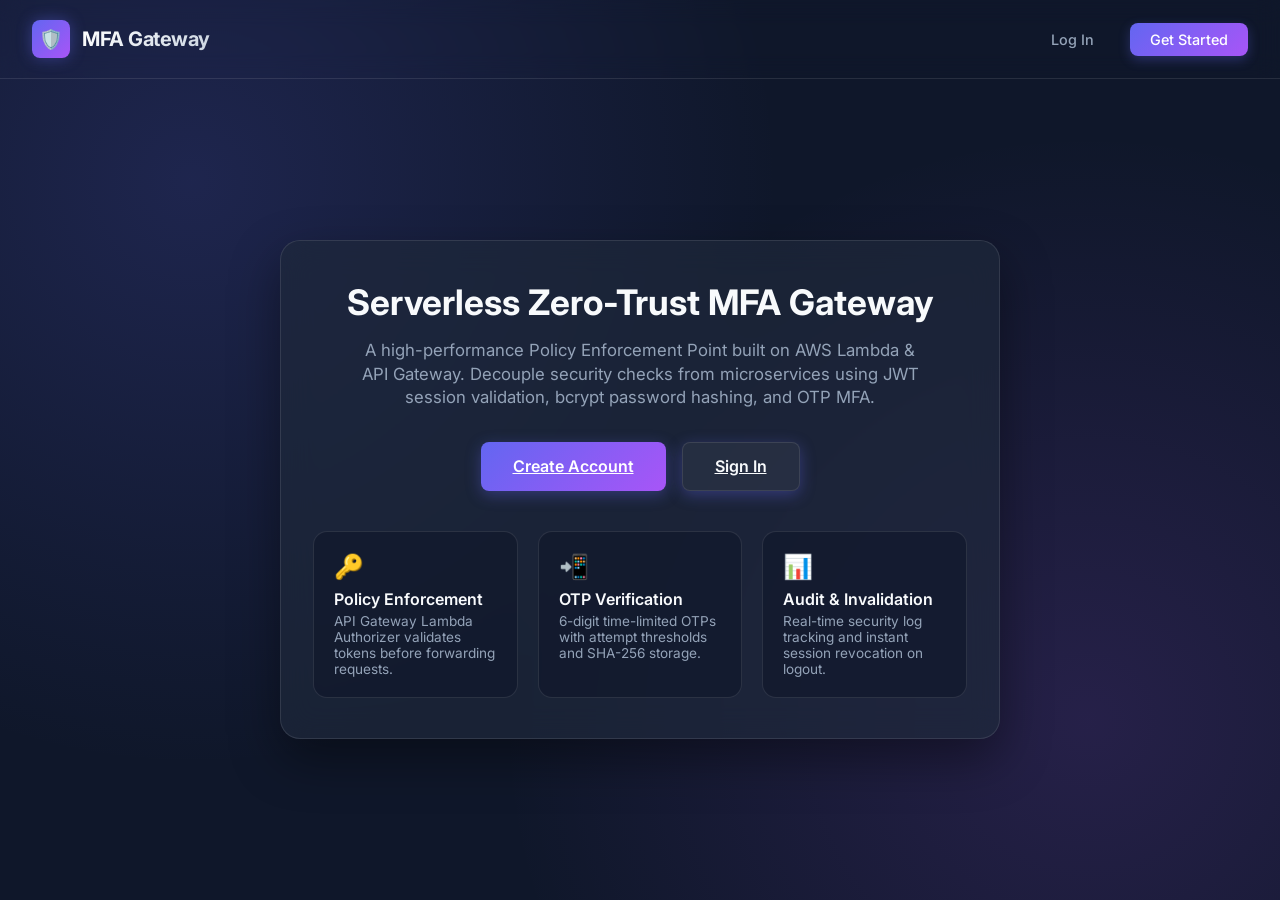
<file: frontend/index.html>
<!DOCTYPE html>
<html lang="en">
<head>
  <meta charset="UTF-8">
  <meta name="viewport" content="width=device-width, initial-scale=1.0">
  <title>Serverless MFA Gateway - Zero-Trust Auth</title>
  <meta name="description" content="Serverless Multi-Factor Authentication Gateway using AWS Lambda, API Gateway PEP, and MongoDB Atlas.">
  <link rel="stylesheet" href="css/style.css">
  <link rel="preconnect" href="https://fonts.googleapis.com">
  <link rel="preconnect" href="https://fonts.gstatic.com" crossorigin>
  <link href="https://fonts.googleapis.com/css2?family=Inter:wght@400;500;600;700&display=swap" rel="stylesheet">
</head>
<body>

  <header>
    <a href="index.html" class="logo-container">
      <div class="logo-icon">🛡️</div>
      <div class="logo-text">MFA Gateway</div>
    </a>
    <nav class="nav-links">
      <a href="login.html" class="nav-btn">Log In</a>
      <a href="register.html" class="nav-btn nav-btn-primary">Get Started</a>
    </nav>
  </header>

  <main>
    <div class="auth-container" style="max-width: 720px; text-align: center;">
      <div class="auth-header">
        <h1 style="font-size: 2.2rem; margin-bottom: 1rem;">Serverless Zero-Trust MFA Gateway</h1>
        <p style="font-size: 1.05rem; max-width: 580px; margin: 0 auto 2rem auto; color: var(--text-muted);">
          A high-performance Policy Enforcement Point built on AWS Lambda & API Gateway. Decouple security checks from microservices using JWT session validation, bcrypt password hashing, and OTP MFA.
        </p>
      </div>

      <div style="display: flex; gap: 1rem; justify-content: center; flex-wrap: wrap; margin-bottom: 2.5rem;">
        <a href="register.html" class="btn-submit" style="width: auto; padding: 0.85rem 2rem;">Create Account</a>
        <a href="login.html" class="btn-submit btn-secondary" style="width: auto; padding: 0.85rem 2rem;">Sign In</a>
      </div>

      <div style="display: grid; grid-template-columns: repeat(auto-fit, minmax(200px, 1fr)); gap: 1.25rem; text-align: left;">
        <div style="background: rgba(15, 23, 42, 0.6); padding: 1.25rem; border-radius: var(--radius-md); border: 1px solid var(--bg-card-border);">
          <div style="font-size: 1.5rem; margin-bottom: 0.5rem;">🔑</div>
          <h3 style="font-size: 1rem; font-weight: 600; margin-bottom: 0.25rem;">Policy Enforcement</h3>
          <p style="font-size: 0.85rem; color: var(--text-muted);">API Gateway Lambda Authorizer validates tokens before forwarding requests.</p>
        </div>
        <div style="background: rgba(15, 23, 42, 0.6); padding: 1.25rem; border-radius: var(--radius-md); border: 1px solid var(--bg-card-border);">
          <div style="font-size: 1.5rem; margin-bottom: 0.5rem;">📲</div>
          <h3 style="font-size: 1rem; font-weight: 600; margin-bottom: 0.25rem;">OTP Verification</h3>
          <p style="font-size: 0.85rem; color: var(--text-muted);">6-digit time-limited OTPs with attempt thresholds and SHA-256 storage.</p>
        </div>
        <div style="background: rgba(15, 23, 42, 0.6); padding: 1.25rem; border-radius: var(--radius-md); border: 1px solid var(--bg-card-border);">
          <div style="font-size: 1.5rem; margin-bottom: 0.5rem;">📊</div>
          <h3 style="font-size: 1rem; font-weight: 600; margin-bottom: 0.25rem;">Audit & Invalidation</h3>
          <p style="font-size: 0.85rem; color: var(--text-muted);">Real-time security log tracking and instant session revocation on logout.</p>
        </div>
      </div>
    </div>
  </main>

</body>
</html>
</file>
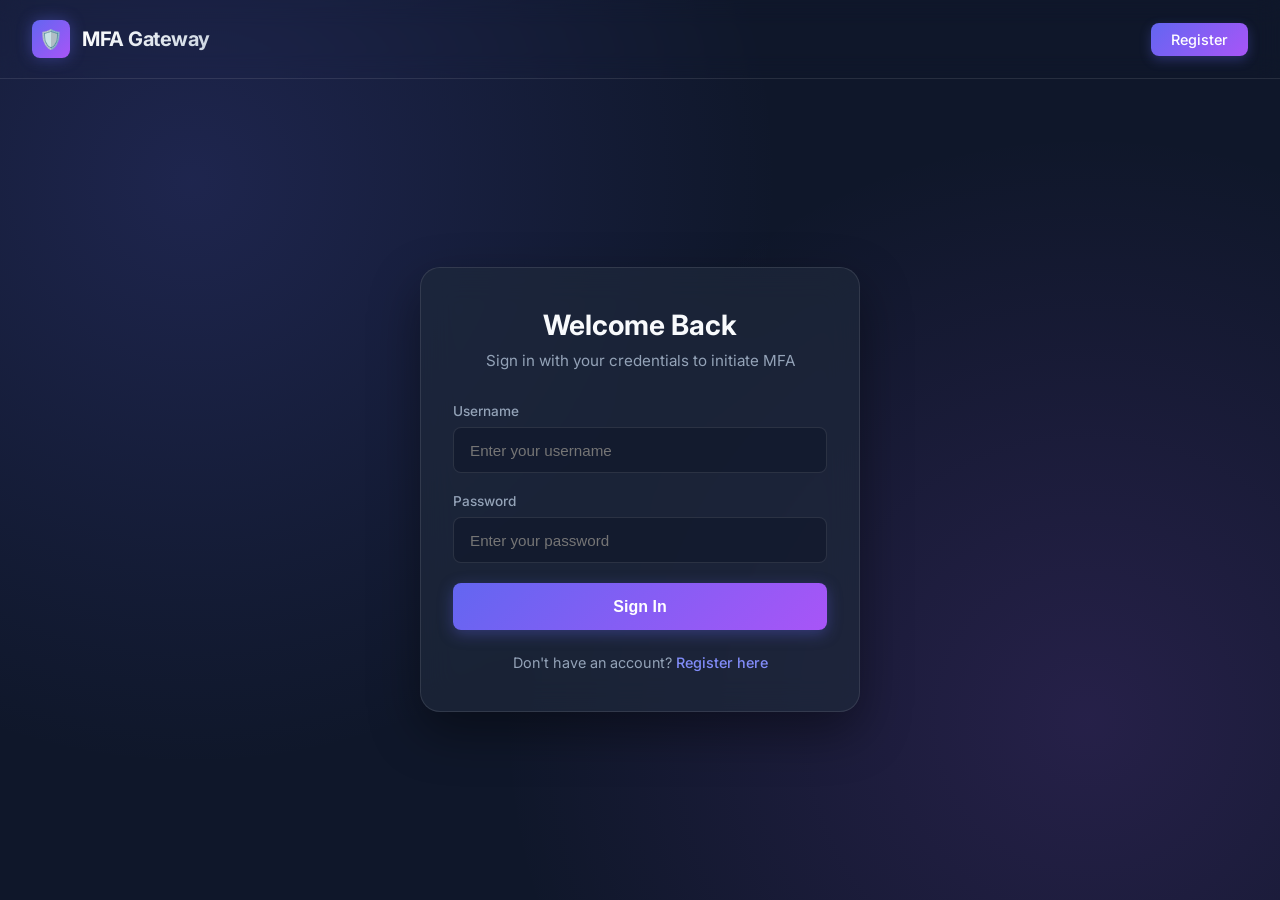
<file: frontend/dashboard.html>
<!DOCTYPE html>
<html lang="en">
<head>
  <meta charset="UTF-8">
  <meta name="viewport" content="width=device-width, initial-scale=1.0">
  <title>Protected Dashboard - Serverless MFA Gateway</title>
  <link rel="stylesheet" href="css/style.css">
  <link href="https://fonts.googleapis.com/css2?family=Inter:wght@400;500;600;700&display=swap" rel="stylesheet">
</head>
<body>

  <header>
    <a href="dashboard.html" class="logo-container">
      <div class="logo-icon">🛡️</div>
      <div class="logo-text">MFA Gateway Dashboard</div>
    </a>
    <nav class="nav-links">
      <span id="user-badge" class="badge badge-active" style="display: flex; align-items: center; gap: 0.3rem;">
        <span style="width: 8px; height: 8px; background: #34d399; border-radius: 50%;"></span>
        <span>PEP Protected</span>
      </span>
      <button id="logout-btn" class="nav-btn btn-secondary" style="cursor: pointer; border: 1px solid var(--bg-card-border);">
        Logout
      </button>
    </nav>
  </header>

  <main style="align-items: flex-start;">
    <div class="dashboard-grid">
      
      <!-- User Profile Card -->
      <div class="dash-card">
        <h2>👤 User Profile</h2>
        
        <div id="profile-loading" style="text-align: center; padding: 2rem;">
          <div class="spinner" style="margin: 0 auto;"></div>
          <p style="font-size: 0.85rem; color: var(--text-muted); margin-top: 0.5rem;">Validating PEP Authorization...</p>
        </div>

        <div id="profile-content" class="hidden">
          <div class="profile-field">
            <span class="label">Full Name</span>
            <span id="profile-name" class="value">-</span>
          </div>

          <div class="profile-field">
            <span class="label">Username</span>
            <span id="profile-username" class="value">-</span>
          </div>

          <div class="profile-field">
            <span class="label">Email Address</span>
            <span id="profile-email" class="value">-</span>
          </div>

          <div class="profile-field">
            <span class="label">MFA Status</span>
            <span class="badge badge-active">MFA Verified</span>
          </div>

          <div class="profile-field">
            <span class="label">Session ID</span>
            <span id="profile-session" class="value" style="font-family: monospace; font-size: 0.85rem; color: #818cf8;">-</span>
          </div>
        </div>
      </div>

      <!-- Real-Time Audit Log Table -->
      <div class="dash-card">
        <h2>📜 Security Audit Logs</h2>

        <div id="audit-loading" style="text-align: center; padding: 2rem;">
          <div class="spinner" style="margin: 0 auto;"></div>
        </div>

        <div id="audit-content" class="table-container hidden">
          <table class="audit-table">
            <thead>
              <tr>
                <th>Event</th>
                <th>IP Address</th>
                <th>Timestamp</th>
              </tr>
            </thead>
            <tbody id="audit-rows">
              <!-- Dynamically populated -->
            </tbody>
          </table>
        </div>
      </div>

    </div>
  </main>

  <script src="js/dashboard.js"></script>
</body>
</html>
</file>
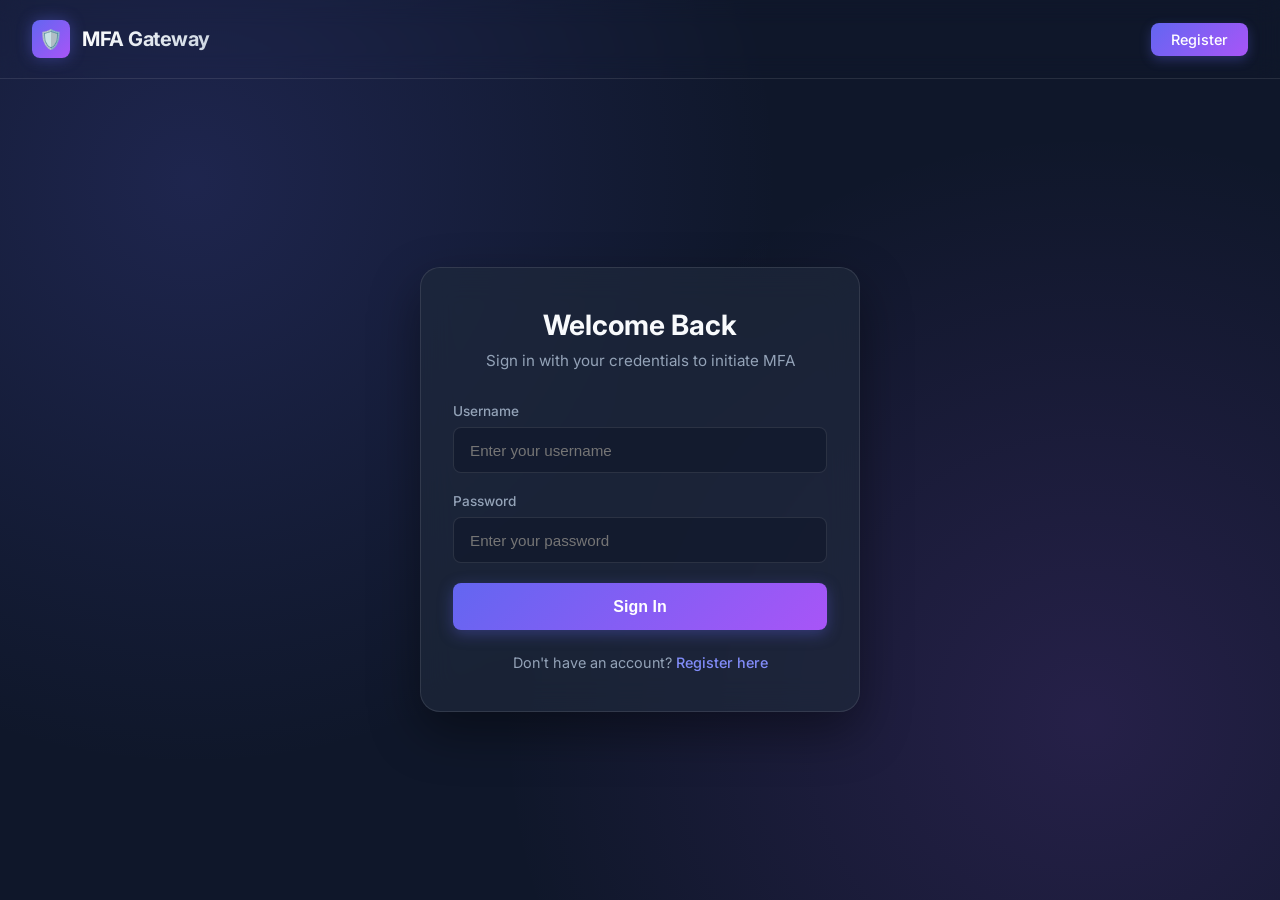
<file: frontend/login.html>
<!DOCTYPE html>
<html lang="en">
<head>
  <meta charset="UTF-8">
  <meta name="viewport" content="width=device-width, initial-scale=1.0">
  <title>Login - Serverless MFA Gateway</title>
  <link rel="stylesheet" href="css/style.css">
  <link href="https://fonts.googleapis.com/css2?family=Inter:wght@400;500;600;700&display=swap" rel="stylesheet">
</head>
<body>

  <header>
    <a href="index.html" class="logo-container">
      <div class="logo-icon">🛡️</div>
      <div class="logo-text">MFA Gateway</div>
    </a>
    <nav class="nav-links">
      <a href="register.html" class="nav-btn nav-btn-primary">Register</a>
    </nav>
  </header>

  <main>
    <div class="auth-container">
      <div class="auth-header">
        <h1>Welcome Back</h1>
        <p>Sign in with your credentials to initiate MFA</p>
      </div>

      <div id="alert-banner" class="alert hidden"></div>

      <form id="login-form">
        <div class="form-group">
          <label for="username">Username</label>
          <input type="text" id="username" class="form-control" placeholder="Enter your username" required autocomplete="username">
        </div>

        <div class="form-group">
          <label for="password">Password</label>
          <input type="password" id="password" class="form-control" placeholder="Enter your password" required autocomplete="current-password">
        </div>

        <button type="submit" id="submit-btn" class="btn-submit">
          <span>Sign In</span>
          <div id="btn-spinner" class="spinner hidden"></div>
        </button>
      </form>

      <div class="auth-footer">
        Don't have an account? <a href="register.html">Register here</a>
      </div>
    </div>
  </main>

  <script src="js/login.js"></script>
</body>
</html>
</file>
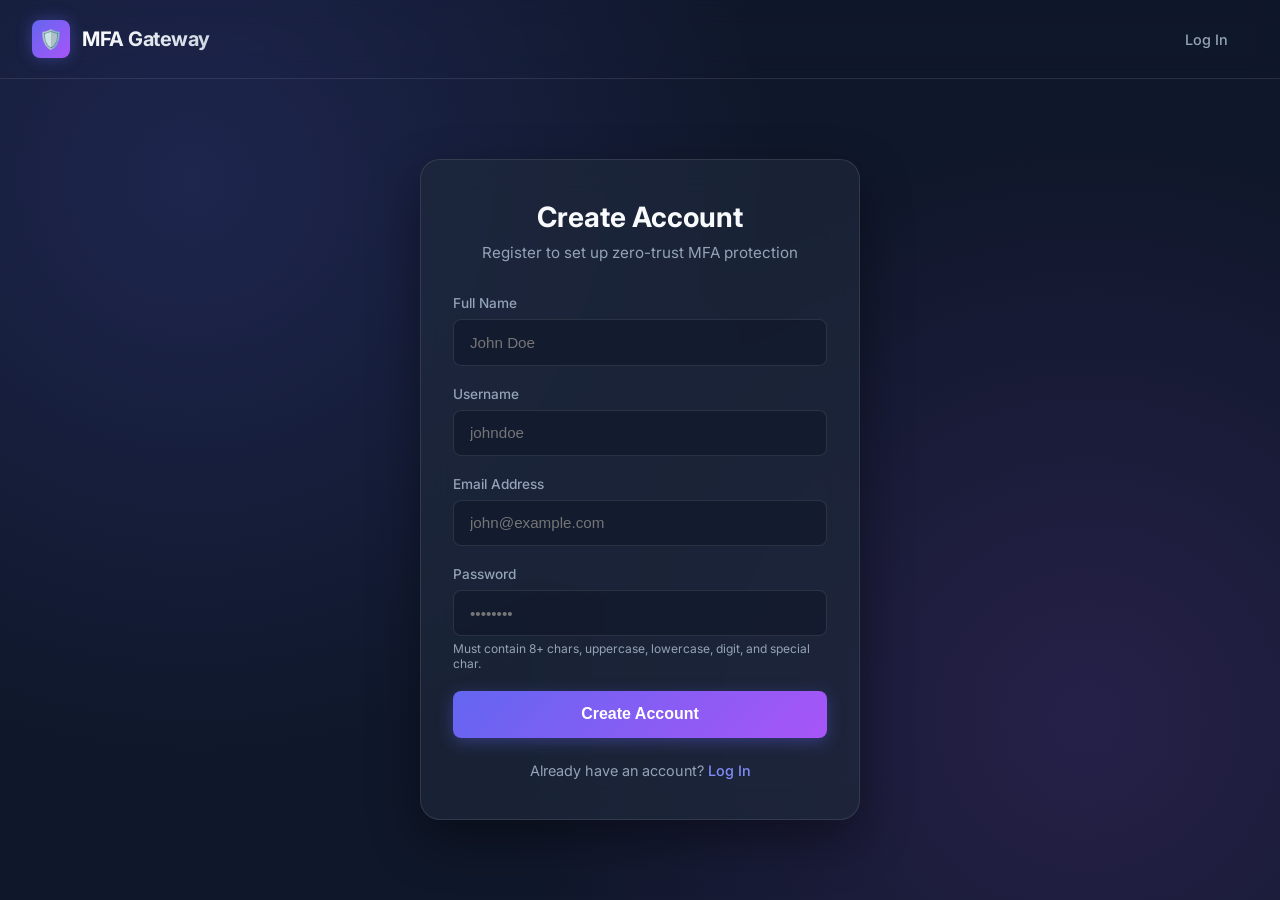
<file: frontend/register.html>
<!DOCTYPE html>
<html lang="en">
<head>
  <meta charset="UTF-8">
  <meta name="viewport" content="width=device-width, initial-scale=1.0">
  <title>Register - Serverless MFA Gateway</title>
  <link rel="stylesheet" href="css/style.css">
  <link href="https://fonts.googleapis.com/css2?family=Inter:wght@400;500;600;700&display=swap" rel="stylesheet">
</head>
<body>

  <header>
    <a href="index.html" class="logo-container">
      <div class="logo-icon">🛡️</div>
      <div class="logo-text">MFA Gateway</div>
    </a>
    <nav class="nav-links">
      <a href="login.html" class="nav-btn">Log In</a>
    </nav>
  </header>

  <main>
    <div class="auth-container">
      <div class="auth-header">
        <h1>Create Account</h1>
        <p>Register to set up zero-trust MFA protection</p>
      </div>

      <div id="alert-banner" class="alert hidden"></div>

      <form id="register-form">
        <div class="form-group">
          <label for="name">Full Name</label>
          <input type="text" id="name" class="form-control" placeholder="John Doe" required>
        </div>

        <div class="form-group">
          <label for="username">Username</label>
          <input type="text" id="username" class="form-control" placeholder="johndoe" required autocomplete="username">
        </div>

        <div class="form-group">
          <label for="email">Email Address</label>
          <input type="email" id="email" class="form-control" placeholder="john@example.com" required autocomplete="email">
        </div>

        <div class="form-group">
          <label for="password">Password</label>
          <input type="password" id="password" class="form-control" placeholder="••••••••" required autocomplete="new-password">
          <small style="display:block; font-size: 0.75rem; color: var(--text-muted); margin-top: 0.3rem;">
            Must contain 8+ chars, uppercase, lowercase, digit, and special char.
          </small>
        </div>

        <button type="submit" id="submit-btn" class="btn-submit">
          <span>Create Account</span>
          <div id="btn-spinner" class="spinner hidden"></div>
        </button>
      </form>

      <div class="auth-footer">
        Already have an account? <a href="login.html">Log In</a>
      </div>
    </div>
  </main>

  <script src="js/register.js"></script>
</body>
</html>
</file>
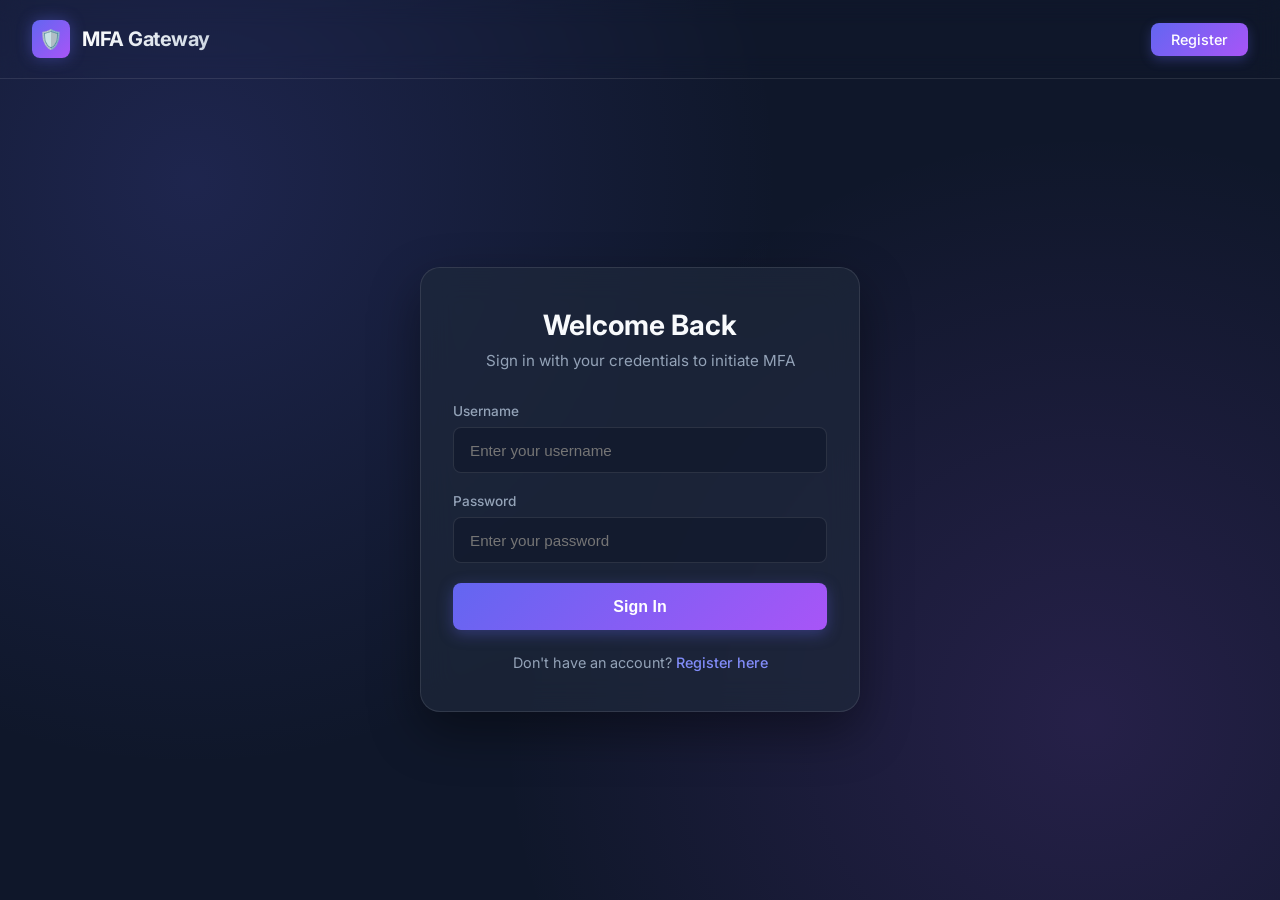
<file: frontend/verify.html>
<!DOCTYPE html>
<html lang="en">
<head>
  <meta charset="UTF-8">
  <meta name="viewport" content="width=device-width, initial-scale=1.0">
  <title>MFA Verification - Serverless MFA Gateway</title>
  <link rel="stylesheet" href="css/style.css">
  <link href="https://fonts.googleapis.com/css2?family=Inter:wght@400;500;600;700&display=swap" rel="stylesheet">
</head>
<body>

  <header>
    <a href="index.html" class="logo-container">
      <div class="logo-icon">🛡️</div>
      <div class="logo-text">MFA Gateway</div>
    </a>
  </header>

  <main>
    <div class="auth-container">
      <div class="auth-header">
        <h1>Two-Factor Verification</h1>
        <p id="otp-subtitle">Enter the 6-digit code dispatched to your email</p>
      </div>

      <div id="alert-banner" class="alert hidden"></div>

      <!-- Debug OTP Banner for Easy Testing -->
      <div id="debug-banner" class="alert alert-info hidden" style="font-family: monospace; word-break: break-all;"></div>

      <form id="verify-form">
        <div class="otp-input-container">
          <input type="text" maxlength="1" class="otp-box" autofocus autocomplete="off">
          <input type="text" maxlength="1" class="otp-box" autocomplete="off">
          <input type="text" maxlength="1" class="otp-box" autocomplete="off">
          <input type="text" maxlength="1" class="otp-box" autocomplete="off">
          <input type="text" maxlength="1" class="otp-box" autocomplete="off">
          <input type="text" maxlength="1" class="otp-box" autocomplete="off">
        </div>

        <div style="display: flex; justify-content: space-between; font-size: 0.85rem; color: var(--text-muted); margin-bottom: 1.5rem;">
          <span>Time remaining: <strong id="timer" style="color: #818cf8;">05:00</strong></span>
          <a href="#" id="resend-link" style="color: #818cf8; text-decoration: none;">Resend Code</a>
        </div>

        <button type="submit" id="submit-btn" class="btn-submit">
          <span>Verify & Continue</span>
          <div id="btn-spinner" class="spinner hidden"></div>
        </button>
      </form>

      <div class="auth-footer">
        Need to switch account? <a href="login.html">Back to Login</a>
      </div>
    </div>
  </main>

  <script src="js/verify.js"></script>
</body>
</html>
</file>
<file: frontend/css/style.css>
/* ==========================================================================
   Serverless MFA Gateway - Global Stylesheet (Modern Glassmorphism Theme)
   ========================================================================== */

:root {
  --bg-dark: #0f172a;
  --bg-card: rgba(30, 41, 59, 0.7);
  --bg-card-border: rgba(255, 255, 255, 0.1);
  --primary-glow: #6366f1;
  --primary-gradient: linear-gradient(135deg, #6366f1 0%, #a855f7 100%);
  --secondary-gradient: linear-gradient(135deg, #3b82f6 0%, #2dd4bf 100%);
  --text-main: #f8fafc;
  --text-muted: #94a3b8;
  --success: #10b981;
  --error: #ef4444;
  --warning: #f59e0b;
  --radius-sm: 8px;
  --radius-md: 14px;
  --radius-lg: 20px;
  --font-family: 'Inter', -apple-system, BlinkMacSystemFont, 'Segoe UI', Roboto, sans-serif;
  --transition: all 0.25s cubic-bezier(0.4, 0, 0.2, 1);
}

* {
  box-sizing: border-box;
  margin: 0;
  padding: 0;
}

body {
  font-family: var(--font-family);
  background-color: var(--bg-dark);
  color: var(--text-main);
  min-height: 100vh;
  display: flex;
  flex-direction: column;
  background-image: 
    radial-gradient(circle at 15% 20%, rgba(99, 102, 241, 0.18) 0%, transparent 45%),
    radial-gradient(circle at 85% 80%, rgba(168, 85, 247, 0.15) 0%, transparent 45%);
  background-attachment: fixed;
  overflow-x: hidden;
}

/* Header & Navigation */
header {
  width: 100%;
  padding: 1.25rem 2rem;
  display: flex;
  justify-content: space-between;
  align-items: center;
  border-bottom: 1px solid var(--bg-card-border);
  backdrop-filter: blur(12px);
  position: sticky;
  top: 0;
  z-index: 100;
}

.logo-container {
  display: flex;
  align-items: center;
  gap: 0.75rem;
  text-decoration: none;
  color: var(--text-main);
}

.logo-icon {
  width: 38px;
  height: 38px;
  background: var(--primary-gradient);
  border-radius: var(--radius-sm);
  display: flex;
  align-items: center;
  justify-content: center;
  font-weight: 700;
  font-size: 1.2rem;
  box-shadow: 0 0 15px rgba(99, 102, 241, 0.4);
}

.logo-text {
  font-size: 1.25rem;
  font-weight: 700;
  letter-spacing: -0.5px;
  background: linear-gradient(135deg, #ffffff 0%, #cbd5e1 100%);
  -webkit-background-clip: text;
  -webkit-text-fill-color: transparent;
}

.nav-links {
  display: flex;
  gap: 1rem;
  align-items: center;
}

.nav-btn {
  text-decoration: none;
  padding: 0.5rem 1.25rem;
  border-radius: var(--radius-sm);
  font-size: 0.9rem;
  font-weight: 500;
  color: var(--text-muted);
  transition: var(--transition);
}

.nav-btn:hover {
  color: var(--text-main);
  background: rgba(255, 255, 255, 0.05);
}

.nav-btn-primary {
  background: var(--primary-gradient);
  color: white;
  box-shadow: 0 4px 12px rgba(99, 102, 241, 0.3);
}

.nav-btn-primary:hover {
  transform: translateY(-1px);
  box-shadow: 0 6px 20px rgba(99, 102, 241, 0.5);
  color: white;
}

/* Main Container Layouts */
main {
  flex: 1;
  display: flex;
  justify-content: center;
  align-items: center;
  padding: 2rem 1rem;
}

.auth-container {
  width: 100%;
  max-width: 440px;
  background: var(--bg-card);
  border: 1px solid var(--bg-card-border);
  border-radius: var(--radius-lg);
  padding: 2.5rem 2rem;
  backdrop-filter: blur(16px);
  box-shadow: 0 20px 50px rgba(0, 0, 0, 0.4);
  animation: fadeIn 0.4s ease-out;
}

@keyframes fadeIn {
  from { opacity: 0; transform: translateY(10px); }
  to { opacity: 1; transform: translateY(0); }
}

.auth-header {
  text-align: center;
  margin-bottom: 2rem;
}

.auth-header h1 {
  font-size: 1.75rem;
  font-weight: 700;
  margin-bottom: 0.5rem;
}

.auth-header p {
  color: var(--text-muted);
  font-size: 0.95rem;
  line-height: 1.4;
}

/* Forms & Inputs */
.form-group {
  margin-bottom: 1.25rem;
}

.form-group label {
  display: block;
  font-size: 0.85rem;
  font-weight: 500;
  color: var(--text-muted);
  margin-bottom: 0.5rem;
}

.input-wrapper {
  position: relative;
}

.form-control {
  width: 100%;
  padding: 0.85rem 1rem;
  background: rgba(15, 23, 42, 0.6);
  border: 1px solid var(--bg-card-border);
  border-radius: var(--radius-sm);
  color: var(--text-main);
  font-size: 0.95rem;
  outline: none;
  transition: var(--transition);
}

.form-control:focus {
  border-color: #818cf8;
  box-shadow: 0 0 0 3px rgba(99, 102, 241, 0.25);
  background: rgba(15, 23, 42, 0.8);
}

/* OTP 6-Digit Pin Input */
.otp-input-container {
  display: flex;
  gap: 0.6rem;
  justify-content: center;
  margin: 1.5rem 0;
}

.otp-box {
  width: 50px;
  height: 58px;
  font-size: 1.5rem;
  font-weight: 700;
  text-align: center;
  background: rgba(15, 23, 42, 0.8);
  border: 1px solid var(--bg-card-border);
  border-radius: var(--radius-sm);
  color: #818cf8;
  outline: none;
  transition: var(--transition);
}

.otp-box:focus {
  border-color: #a855f7;
  box-shadow: 0 0 12px rgba(168, 85, 247, 0.4);
  transform: scale(1.05);
}

/* Buttons & Actions */
.btn-submit {
  width: 100%;
  padding: 0.9rem;
  background: var(--primary-gradient);
  border: none;
  border-radius: var(--radius-sm);
  color: white;
  font-size: 1rem;
  font-weight: 600;
  cursor: pointer;
  transition: var(--transition);
  box-shadow: 0 4px 15px rgba(99, 102, 241, 0.35);
  display: flex;
  align-items: center;
  justify-content: center;
  gap: 0.5rem;
}

.btn-submit:hover:not(:disabled) {
  transform: translateY(-2px);
  box-shadow: 0 6px 22px rgba(99, 102, 241, 0.55);
}

.btn-submit:disabled {
  opacity: 0.6;
  cursor: not-allowed;
}

.btn-secondary {
  background: rgba(255, 255, 255, 0.05);
  border: 1px solid var(--bg-card-border);
  color: var(--text-main);
}

.btn-secondary:hover {
  background: rgba(255, 255, 255, 0.1);
}

/* Alert Banners */
.alert {
  padding: 0.85rem 1rem;
  border-radius: var(--radius-sm);
  font-size: 0.88rem;
  margin-bottom: 1.25rem;
  display: flex;
  align-items: center;
  gap: 0.6rem;
  line-height: 1.4;
}

.alert-error {
  background: rgba(239, 68, 68, 0.15);
  border: 1px solid rgba(239, 68, 68, 0.3);
  color: #fca5a5;
}

.alert-success {
  background: rgba(16, 185, 129, 0.15);
  border: 1px solid rgba(16, 185, 129, 0.3);
  color: #6ee7b7;
}

.alert-info {
  background: rgba(99, 102, 241, 0.15);
  border: 1px solid rgba(99, 102, 241, 0.3);
  color: #a5b4fc;
}

.hidden {
  display: none !important;
}

/* Footer Link */
.auth-footer {
  text-align: center;
  margin-top: 1.5rem;
  font-size: 0.9rem;
  color: var(--text-muted);
}

.auth-footer a {
  color: #818cf8;
  text-decoration: none;
  font-weight: 500;
}

.auth-footer a:hover {
  text-decoration: underline;
}

/* Dashboard Spec */
.dashboard-grid {
  width: 100%;
  max-width: 1100px;
  display: grid;
  grid-template-columns: 1fr 2fr;
  gap: 1.75rem;
}

@media (max-width: 850px) {
  .dashboard-grid {
    grid-template-columns: 1fr;
  }
}

.dash-card {
  background: var(--bg-card);
  border: 1px solid var(--bg-card-border);
  border-radius: var(--radius-md);
  padding: 1.75rem;
  backdrop-filter: blur(16px);
}

.dash-card h2 {
  font-size: 1.2rem;
  font-weight: 600;
  margin-bottom: 1.25rem;
  display: flex;
  align-items: center;
  gap: 0.5rem;
  color: #e2e8f0;
  border-bottom: 1px solid var(--bg-card-border);
  padding-bottom: 0.75rem;
}

.profile-field {
  margin-bottom: 1rem;
}

.profile-field span.label {
  font-size: 0.8rem;
  color: var(--text-muted);
  text-transform: uppercase;
  letter-spacing: 0.5px;
  display: block;
}

.profile-field span.value {
  font-size: 1.05rem;
  font-weight: 500;
  color: var(--text-main);
}

.badge {
  display: inline-block;
  padding: 0.25rem 0.65rem;
  border-radius: 20px;
  font-size: 0.75rem;
  font-weight: 600;
  text-transform: uppercase;
}

.badge-active {
  background: rgba(16, 185, 129, 0.2);
  color: #34d399;
  border: 1px solid rgba(16, 185, 129, 0.4);
}

.badge-event {
  background: rgba(99, 102, 241, 0.2);
  color: #a5b4fc;
  border: 1px solid rgba(99, 102, 241, 0.3);
}

/* Audit Log Table */
.table-container {
  overflow-x: auto;
}

table.audit-table {
  width: 100%;
  border-collapse: collapse;
  text-align: left;
  font-size: 0.88rem;
}

table.audit-table th {
  padding: 0.75rem 0.85rem;
  color: var(--text-muted);
  font-weight: 600;
  border-bottom: 1px solid var(--bg-card-border);
}

table.audit-table td {
  padding: 0.85rem;
  border-bottom: 1px solid rgba(255, 255, 255, 0.05);
  color: var(--text-main);
}

table.audit-table tr:hover {
  background: rgba(255, 255, 255, 0.02);
}

/* Spinner Animation */
.spinner {
  width: 18px;
  height: 18px;
  border: 2px solid rgba(255, 255, 255, 0.3);
  border-radius: 50%;
  border-top-color: white;
  animation: spin 0.7s linear infinite;
}

@keyframes spin {
  to { transform: rotate(360deg); }
}
</file>
